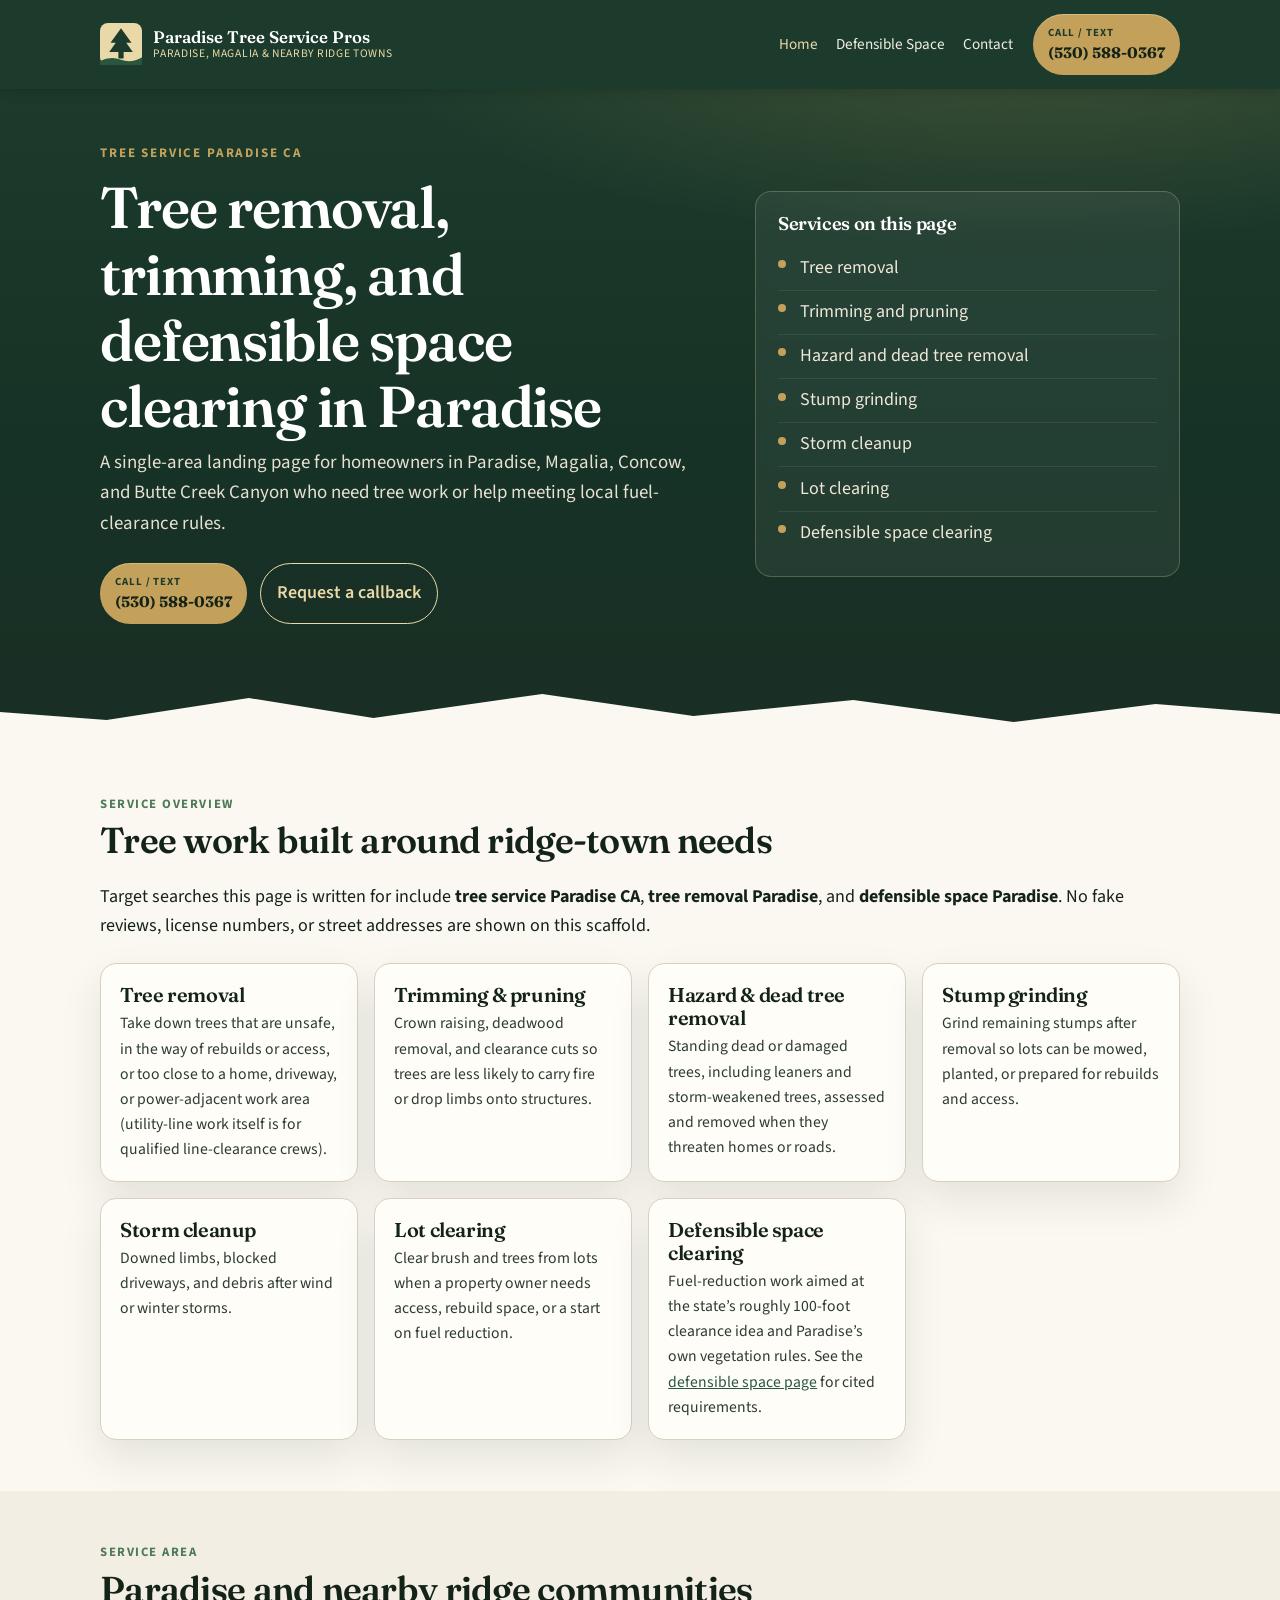
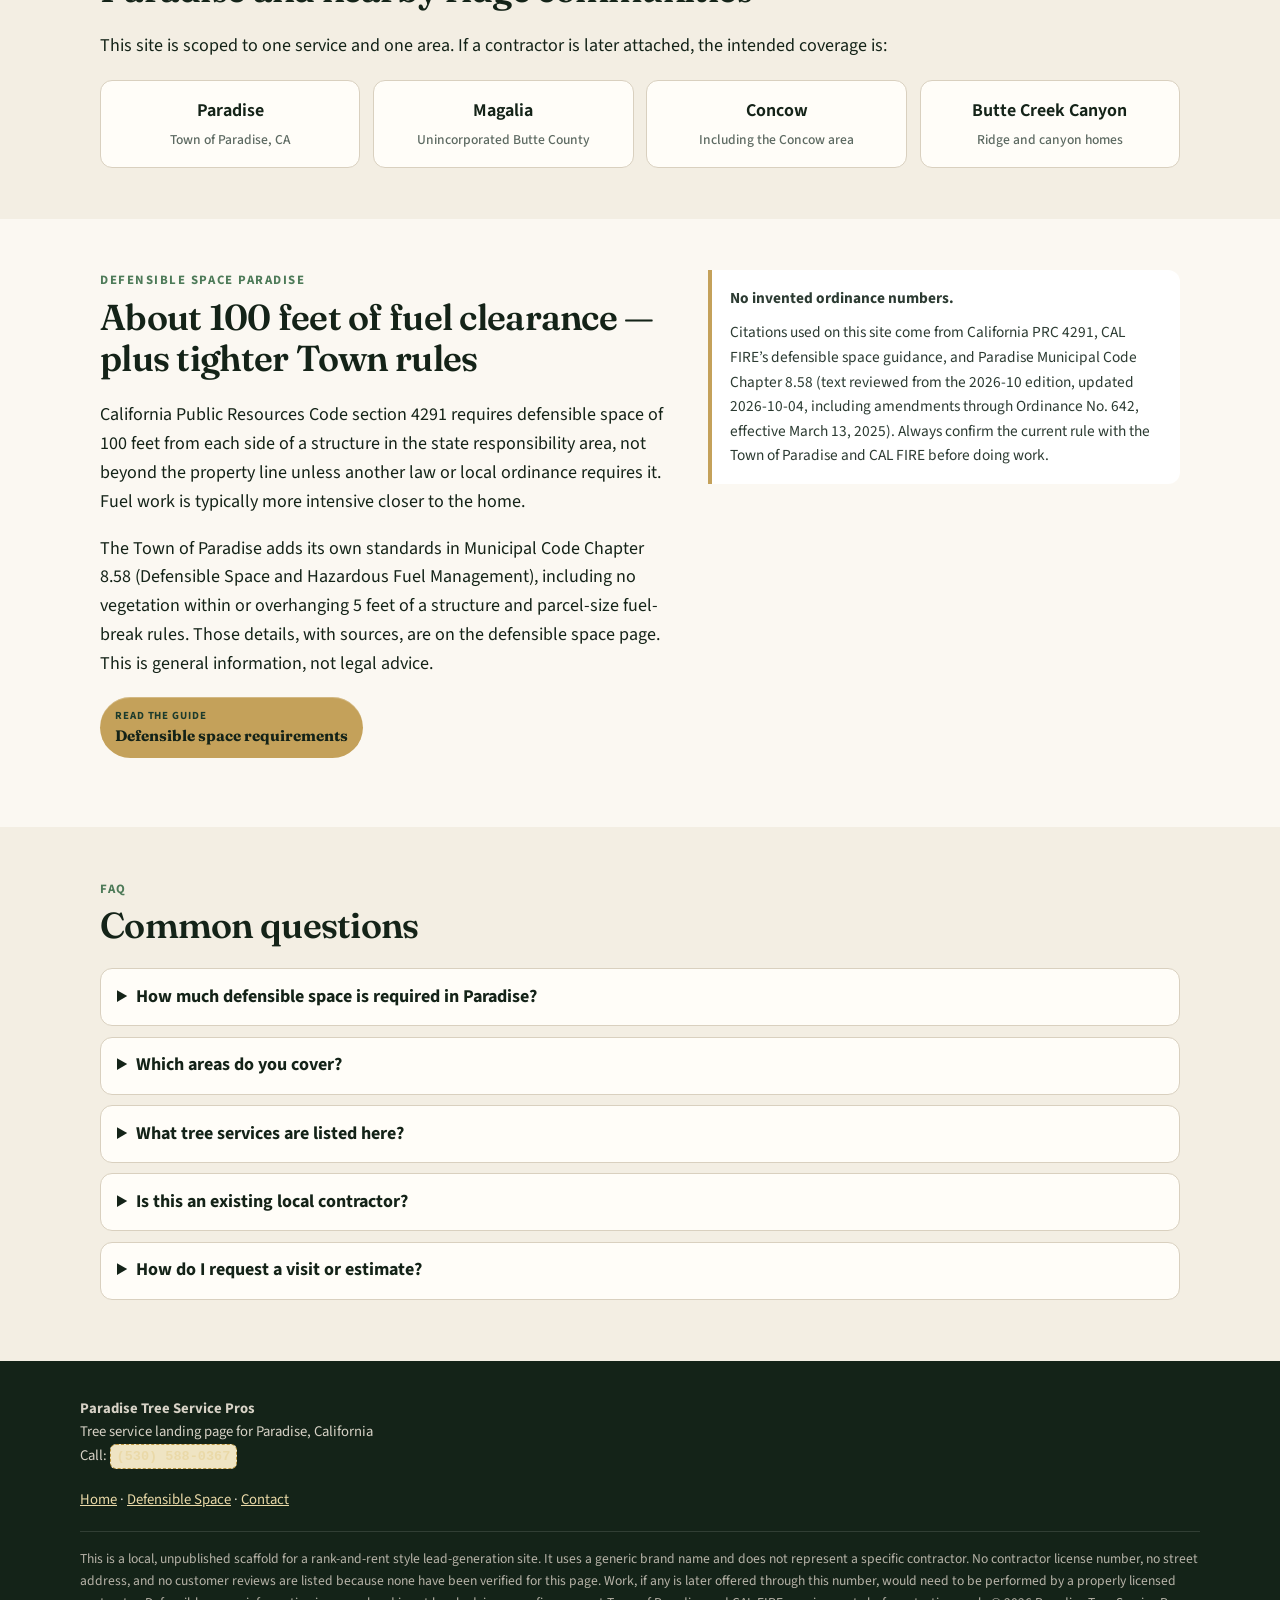
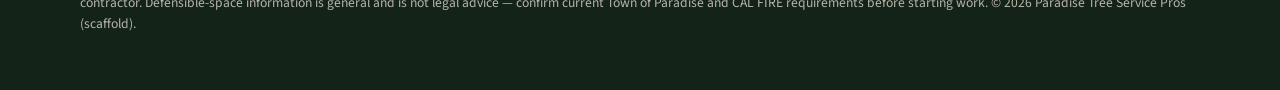
<file: index.html>
<!DOCTYPE html>
<html lang="en">
<head>
<meta charset="utf-8">
<meta name="viewport" content="width=device-width, initial-scale=1">
<title>Tree Service Paradise CA – Tree Removal, Trimming &amp; Defensible Space</title>
<meta name="description" content="Tree service in Paradise, CA — tree removal, trimming, hazard trees, stump grinding, storm cleanup, lot clearing, and defensible space work for Paradise, Magalia, Concow, and Butte Creek Canyon.">
<meta name="robots" content="index, follow">
<link rel="canonical" href="https://paradise-tree-service.com/">
<link rel="preconnect" href="https://fonts.googleapis.com">
<link rel="preconnect" href="https://fonts.gstatic.com" crossorigin>
<link href="https://fonts.googleapis.com/css2?family=Fraunces:opsz,wght@9..144,500;9..144,600;9..144,700&family=Source+Sans+3:wght@400;600;700&display=swap" rel="stylesheet">
<link rel="stylesheet" href="assets/site.css">
<script type="application/ld+json">
{
  "@context": "https://schema.org",
  "@type": "LocalBusiness",
  "name": "Paradise Tree Service Pros",
  "description": "Lead-generation landing site for tree service in Paradise, California, including tree removal, trimming, and defensible space clearing. Scaffold only — no contractor is attached yet.",
  "url": "./index.html",
  "telephone": "+1-530-588-0367",
  "areaServed": [
    {"@type": "City", "name": "Paradise", "addressRegion": "CA", "addressCountry": "US"},
    {"@type": "Place", "name": "Magalia, California"},
    {"@type": "Place", "name": "Concow, California"},
    {"@type": "Place", "name": "Butte Creek Canyon, California"}
  ],
  "address": {
    "@type": "PostalAddress",
    "addressLocality": "Paradise",
    "addressRegion": "CA",
    "addressCountry": "US"
  },
  "serviceType": ["Tree removal","Tree trimming and pruning","Hazard and dead tree removal","Stump grinding","Storm cleanup","Lot clearing","Defensible space clearing"]
}
</script>

<script type="application/ld+json">
{
  "@context": "https://schema.org",
  "@type": "FAQPage",
  "mainEntity": [
    {"@type":"Question","name":"How much defensible space is required in Paradise?","acceptedAnswer":{"@type":"Answer","text":"California PRC 4291 requires about 100 feet of defensible space around structures in the state responsibility area, not beyond the property line unless another law or local ordinance requires it. The Town of Paradise Municipal Code Chapter 8.58 adds local rules, including a 5-foot noncombustible zone and parcel-size fuel-break requirements. Confirm current details with the Town and CAL FIRE."}},
    {"@type":"Question","name":"Which areas do you cover?","acceptedAnswer":{"@type":"Answer","text":"This landing page is built for Paradise, Magalia, Concow, and Butte Creek Canyon, California."}},
    {"@type":"Question","name":"What tree services are listed here?","acceptedAnswer":{"@type":"Answer","text":"Tree removal, trimming and pruning, hazard and dead tree removal, stump grinding, storm cleanup, lot clearing, and defensible space clearing."}},
    {"@type":"Question","name":"Is this an existing local contractor?","acceptedAnswer":{"@type":"Answer","text":"No. Paradise Tree Service Pros is a generic brand on a rank-and-rent style landing page. No contractor is attached to this scaffold yet, and this site does not list a license number or street address for that reason."}},
    {"@type":"Question","name":"How do I request a visit or estimate?","acceptedAnswer":{"@type":"Answer","text":"Use the contact form or the site-wide call button. Call (530) 588-0367. The form on this scaffold does not send mail until hosting mail is configured."}}
  ]
}
</script>

</head>
<body>
<a class="skip" href="#main">Skip to content</a>
<header class="site-header">
  <div class="header-inner">
    <a class="brand" href="index.html">
      <svg class="brand-mark" viewBox="0 0 64 64" aria-hidden="true" focusable="false"><rect width="64" height="64" rx="12" fill="#ead9a8"/><path d="M32 8 L48 30 H40 L50 44 H36 V54 H28 V44 H14 L24 30 H16 Z" fill="#1c3b2c"/><path d="M0 58 Q16 50 32 56 T64 52 V64 H0 Z" fill="#2a5640"/></svg>
      <span class="brand-text">
        <span class="brand-name">Paradise Tree Service Pros</span>
        <span class="brand-tag">Paradise, Magalia &amp; nearby ridge towns</span>
      </span>
    </a>
    <nav class="nav-main" aria-label="Primary">
      <a href="index.html" aria-current="page">Home</a>
      <a href="defensible-space.html">Defensible Space</a>
      <a href="contact.html">Contact</a>
    </nav>
    <a class="call-btn" href="tel:+15305880367"><span><span class="lbl">Call / text</span><span class="num">(530) 588-0367</span></span></a>
  </div>
</header>

<main id="main">
  <section class="hero">
    <div class="hero-inner">
      <div>
        <p class="eyebrow">Tree service Paradise CA</p>
        <h1>Tree removal, trimming, and defensible space clearing in Paradise</h1>
        <p class="lead">A single-area landing page for homeowners in Paradise, Magalia, Concow, and Butte Creek Canyon who need tree work or help meeting local fuel-clearance rules.</p>
        <div class="hero-actions">
          <a class="call-btn" href="tel:+15305880367"><span><span class="lbl">Call / text</span><span class="num">(530) 588-0367</span></span></a>
          <a class="btn-secondary" href="contact.html">Request a callback</a>
        </div>
      </div>
      <aside class="hero-panel">
        <h2>Services on this page</h2>
        <ul>
          <li>Tree removal</li>
          <li>Trimming and pruning</li>
          <li>Hazard and dead tree removal</li>
          <li>Stump grinding</li>
          <li>Storm cleanup</li>
          <li>Lot clearing</li>
          <li>Defensible space clearing</li>
        </ul>
      </aside>
    </div>
    <svg class="ridge" viewBox="0 0 1440 52" preserveAspectRatio="none" aria-hidden="true" focusable="false"><path d="M0,22 L120,30 L280,8 L420,28 L610,4 L780,26 L960,10 L1140,32 L1300,14 L1440,24 L1440,52 L0,52 Z"/></svg>
  </section>
  <section class="wrap" id="services">
    <p class="section-kicker">Service overview</p>
    <h2>Tree work built around ridge-town needs</h2>
    <p>Target searches this page is written for include <strong>tree service Paradise CA</strong>, <strong>tree removal Paradise</strong>, and <strong>defensible space Paradise</strong>. No fake reviews, license numbers, or street addresses are shown on this scaffold.</p>
    <div class="services">
      <article class="card"><h3>Tree removal</h3><p>Take down trees that are unsafe, in the way of rebuilds or access, or too close to a home, driveway, or power-adjacent work area (utility-line work itself is for qualified line-clearance crews).</p></article>
      <article class="card"><h3>Trimming &amp; pruning</h3><p>Crown raising, deadwood removal, and clearance cuts so trees are less likely to carry fire or drop limbs onto structures.</p></article>
      <article class="card"><h3>Hazard &amp; dead tree removal</h3><p>Standing dead or damaged trees, including leaners and storm-weakened trees, assessed and removed when they threaten homes or roads.</p></article>
      <article class="card"><h3>Stump grinding</h3><p>Grind remaining stumps after removal so lots can be mowed, planted, or prepared for rebuilds and access.</p></article>
      <article class="card"><h3>Storm cleanup</h3><p>Downed limbs, blocked driveways, and debris after wind or winter storms.</p></article>
      <article class="card"><h3>Lot clearing</h3><p>Clear brush and trees from lots when a property owner needs access, rebuild space, or a start on fuel reduction.</p></article>
      <article class="card"><h3>Defensible space clearing</h3><p>Fuel-reduction work aimed at the state’s roughly 100-foot clearance idea and Paradise’s own vegetation rules. See the <a href="defensible-space.html">defensible space page</a> for cited requirements.</p></article>
    </div>
  </section>
  <section class="band" id="service-area">
    <div class="wrap">
      <p class="section-kicker">Service area</p>
      <h2>Paradise and nearby ridge communities</h2>
      <p>This site is scoped to one service and one area. If a contractor is later attached, the intended coverage is:</p>
      <div class="area-grid">
        <div class="area-pill">Paradise<span>Town of Paradise, CA</span></div>
        <div class="area-pill">Magalia<span>Unincorporated Butte County</span></div>
        <div class="area-pill">Concow<span>Including the Concow area</span></div>
        <div class="area-pill">Butte Creek Canyon<span>Ridge and canyon homes</span></div>
      </div>
    </div>
  </section>
  <section class="wrap">
    <div class="split">
      <div>
        <p class="section-kicker">Defensible space Paradise</p>
        <h2>About 100 feet of fuel clearance — plus tighter Town rules</h2>
        <p>California Public Resources Code section 4291 requires defensible space of 100 feet from each side of a structure in the state responsibility area, not beyond the property line unless another law or local ordinance requires it. Fuel work is typically more intensive closer to the home.</p>
        <p>The Town of Paradise adds its own standards in Municipal Code Chapter 8.58 (Defensible Space and Hazardous Fuel Management), including no vegetation within or overhanging 5 feet of a structure and parcel-size fuel-break rules. Those details, with sources, are on the defensible space page. This is general information, not legal advice.</p>
        <p><a class="call-btn" href="defensible-space.html"><span><span class="lbl">Read the guide</span><span class="num">Defensible space requirements</span></span></a></p>
      </div>
      <div class="note">
        <strong>No invented ordinance numbers.</strong>
        <p style="margin:.6rem 0 0">Citations used on this site come from California PRC 4291, CAL FIRE’s defensible space guidance, and Paradise Municipal Code Chapter 8.58 (text reviewed from the 2026-10 edition, updated 2026-10-04, including amendments through Ordinance No. 642, effective March 13, 2025). Always confirm the current rule with the Town of Paradise and CAL FIRE before doing work.</p>
      </div>
    </div>
  </section>
  <section class="band" id="faq">
    <div class="wrap">
      <p class="section-kicker">FAQ</p>
      <h2>Common questions</h2>
      <div class="faq">
        <details><summary>How much defensible space is required in Paradise?</summary><p>California Public Resources Code section 4291 requires owners of structures in the state responsibility area to maintain defensible space of 100 feet from each side of the structure, but not beyond the property line unless another law or local ordinance requires it. The Town of Paradise also has its own rules in Municipal Code Chapter 8.58, including a 5-foot noncombustible zone at the structure, fuel-break rules for streets and driveways, and parcel-size rules (entire parcel if 1½ acres or less; at least 50 feet from the property line plus 100 feet from structures if larger). Confirm current details with the Town and CAL FIRE. Sources are listed on the <a href="defensible-space.html">Defensible Space</a> page.</p></details>
        <details><summary>Which areas do you cover?</summary><p>This landing page is built for Paradise, Magalia, Concow, and Butte Creek Canyon, California.</p></details>
        <details><summary>What tree services are listed here?</summary><p>Tree removal, trimming and pruning, hazard and dead tree removal, stump grinding, storm cleanup, lot clearing, and defensible space clearing.</p></details>
        <details><summary>Is this an existing local contractor?</summary><p>No. Paradise Tree Service Pros is a generic brand on a rank-and-rent style landing page. No contractor is attached to this scaffold yet, and this site does not list a license number or street address for that reason. When a contractor is later attached, calls to the tracking number would be routed to that company.</p></details>
        <details><summary>How do I request a visit or estimate?</summary><p>Use the <a href="contact.html">contact form</a> or the site-wide call button at <a class="placeholder-chip" href="tel:+15305880367">(530) 588-0367</a>. The form on this scaffold does not send mail until hosting mail is configured.</p></details>
</div>
    </div>
  </section>
</main>

<footer class="site-footer">
  <div class="footer-inner">
    <div>
      <strong>Paradise Tree Service Pros</strong><br>
      Tree service landing page for Paradise, California<br>
      Call: <a class="placeholder-chip" href="tel:+15305880367">(530) 588-0367</a>
    </div>
    <div>
      <a href="index.html">Home</a> ·
      <a href="defensible-space.html">Defensible Space</a> ·
      <a href="contact.html">Contact</a>
    </div>
    <p class="disclosure">This is a local, unpublished scaffold for a rank-and-rent style lead-generation site. It uses a generic brand name and does not represent a specific contractor. No contractor license number, no street address, and no customer reviews are listed because none have been verified for this page. Work, if any is later offered through this number, would need to be performed by a properly licensed contractor. Defensible-space information is general and is not legal advice — confirm current Town of Paradise and CAL FIRE requirements before starting work. &copy; 2026 Paradise Tree Service Pros (scaffold).</p>
  </div>
</footer>
</body>
</html>
</file>
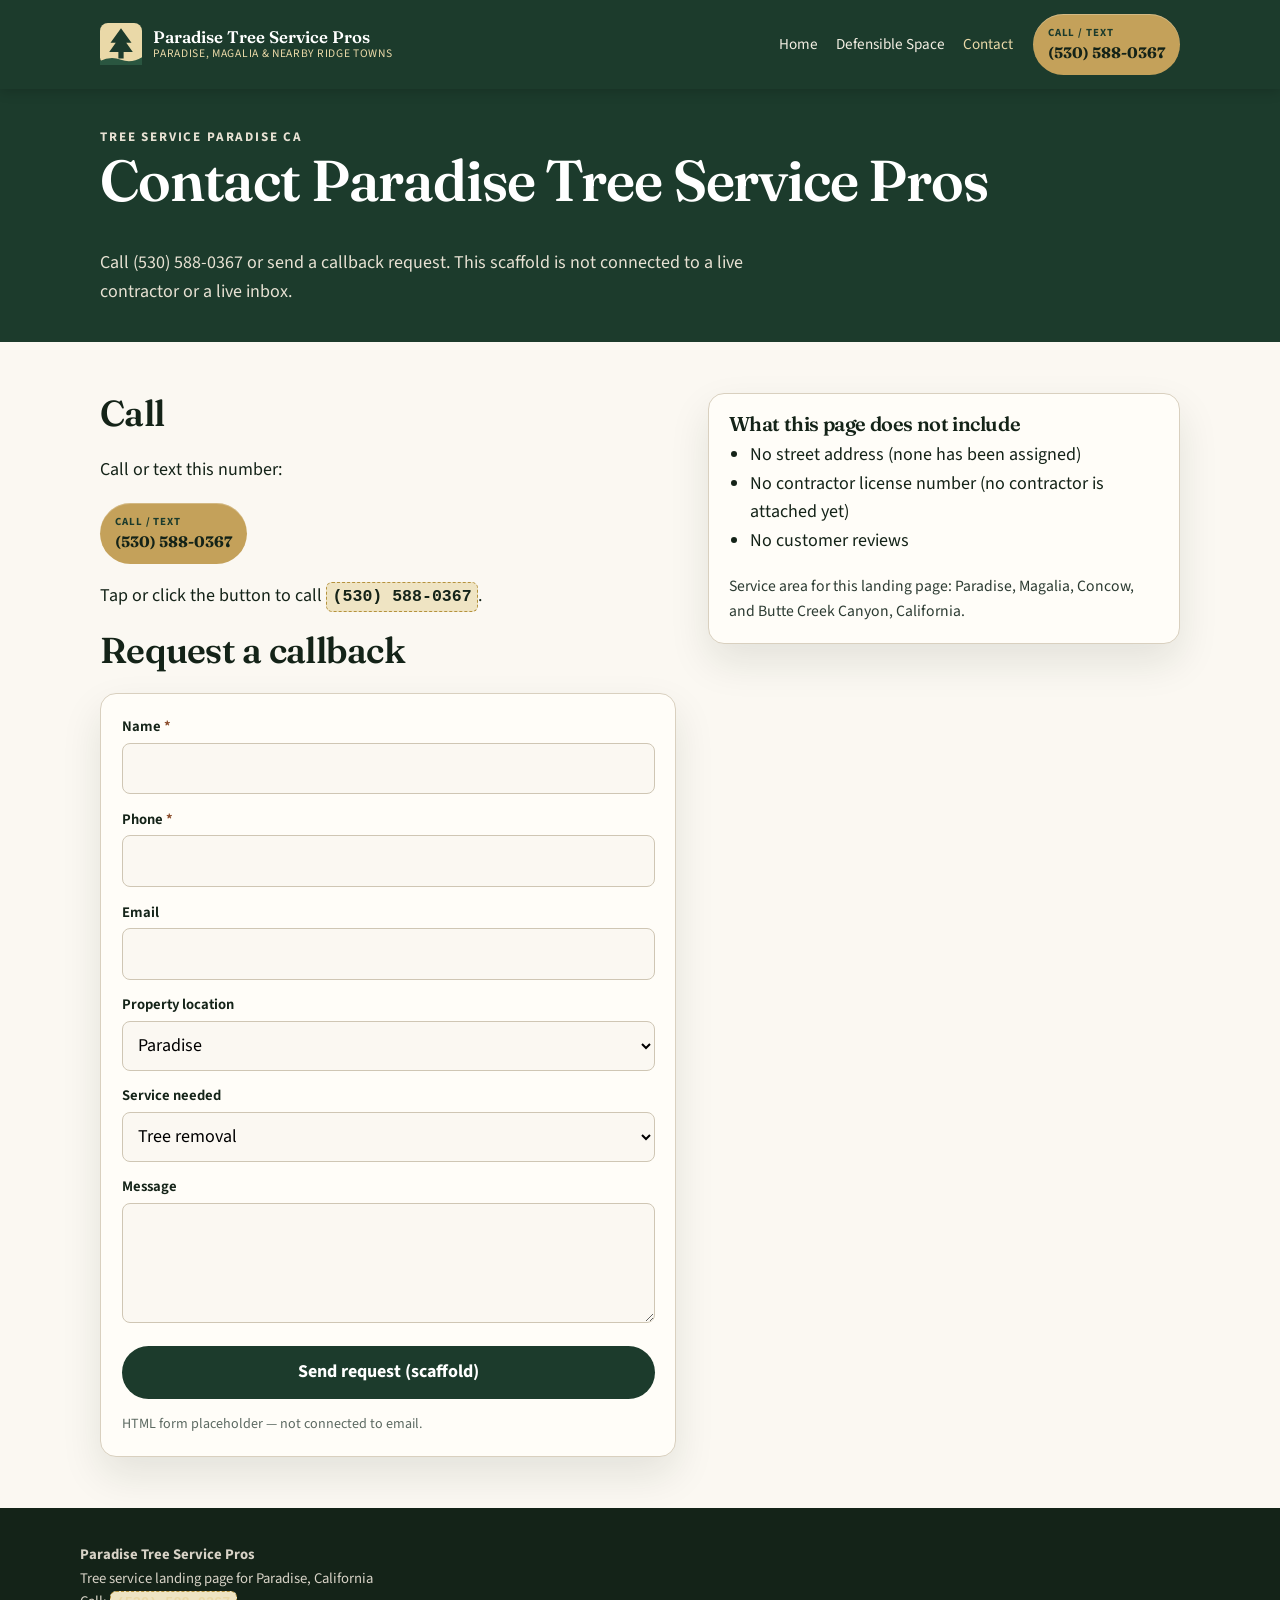
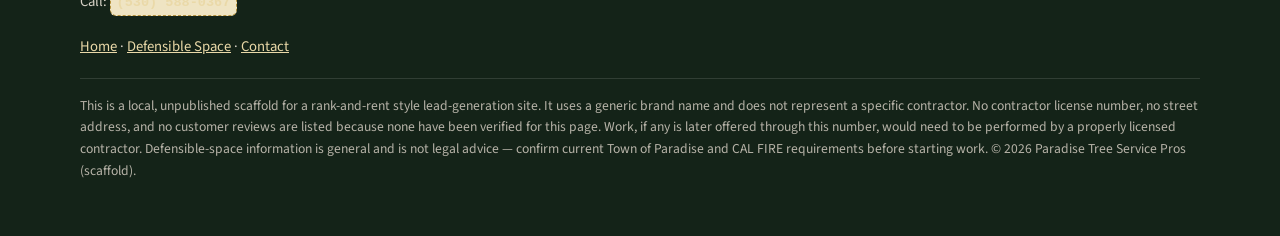
<file: contact.html>
<!DOCTYPE html>
<html lang="en">
<head>
<meta charset="utf-8">
<meta name="viewport" content="width=device-width, initial-scale=1">
<title>Contact Paradise Tree Service Pros – Tree Service Paradise CA</title>
<meta name="description" content="Contact Paradise Tree Service Pros for tree removal and defensible space clearing in Paradise, CA. Call the tracking number placeholder or use the request form.">
<meta name="robots" content="index, follow">
<link rel="canonical" href="https://paradise-tree-service.com/contact.html">
<link rel="preconnect" href="https://fonts.googleapis.com">
<link rel="preconnect" href="https://fonts.gstatic.com" crossorigin>
<link href="https://fonts.googleapis.com/css2?family=Fraunces:opsz,wght@9..144,500;9..144,600;9..144,700&family=Source+Sans+3:wght@400;600;700&display=swap" rel="stylesheet">
<link rel="stylesheet" href="assets/site.css">
<script type="application/ld+json">
{
  "@context": "https://schema.org",
  "@type": "LocalBusiness",
  "name": "Paradise Tree Service Pros",
  "description": "Lead-generation landing site for tree service in Paradise, California, including tree removal, trimming, and defensible space clearing. Scaffold only — no contractor is attached yet.",
  "url": "./index.html",
  "telephone": "+1-530-588-0367",
  "areaServed": [
    {"@type": "City", "name": "Paradise", "addressRegion": "CA", "addressCountry": "US"},
    {"@type": "Place", "name": "Magalia, California"},
    {"@type": "Place", "name": "Concow, California"},
    {"@type": "Place", "name": "Butte Creek Canyon, California"}
  ],
  "address": {
    "@type": "PostalAddress",
    "addressLocality": "Paradise",
    "addressRegion": "CA",
    "addressCountry": "US"
  },
  "serviceType": ["Tree removal","Tree trimming and pruning","Hazard and dead tree removal","Stump grinding","Storm cleanup","Lot clearing","Defensible space clearing"]
}
</script>

</head>
<body>
<a class="skip" href="#main">Skip to content</a>
<header class="site-header">
  <div class="header-inner">
    <a class="brand" href="index.html">
      <svg class="brand-mark" viewBox="0 0 64 64" aria-hidden="true" focusable="false"><rect width="64" height="64" rx="12" fill="#ead9a8"/><path d="M32 8 L48 30 H40 L50 44 H36 V54 H28 V44 H14 L24 30 H16 Z" fill="#1c3b2c"/><path d="M0 58 Q16 50 32 56 T64 52 V64 H0 Z" fill="#2a5640"/></svg>
      <span class="brand-text">
        <span class="brand-name">Paradise Tree Service Pros</span>
        <span class="brand-tag">Paradise, Magalia &amp; nearby ridge towns</span>
      </span>
    </a>
    <nav class="nav-main" aria-label="Primary">
      <a href="index.html">Home</a>
      <a href="defensible-space.html">Defensible Space</a>
      <a href="contact.html" aria-current="page">Contact</a>
    </nav>
    <a class="call-btn" href="tel:+15305880367"><span><span class="lbl">Call / text</span><span class="num">(530) 588-0367</span></span></a>
  </div>
</header>

<main id="main">
  <section class="page-hero">
    <div class="wrap" style="padding-top:0;padding-bottom:0">
      <p class="eyebrow">Tree service Paradise CA</p>
      <h1>Contact Paradise Tree Service Pros</h1>
      <p>Call (530) 588-0367 or send a callback request. This scaffold is not connected to a live contractor or a live inbox.</p>
    </div>
  </section>
  <div class="wrap">
    <div class="split">
      <div>
        <h2>Call</h2>
        <p>Call or text this number:</p>
        <p><a class="call-btn" href="tel:+15305880367"><span><span class="lbl">Call / text</span><span class="num">(530) 588-0367</span></span></a></p>
        <p>Tap or click the button to call <a class="placeholder-chip" href="tel:+15305880367">(530) 588-0367</a>.</p>
        <h2>Request a callback</h2>
        <form class="form" action="#contact-form-placeholder" method="post" onsubmit="this.querySelector('.form-note').textContent='Scaffold only: this form is not connected to email and was not sent.'; return false;">
          <div><label for="name">Name <span class="req">*</span></label><input id="name" name="name" required></div>
          <div><label for="phone">Phone <span class="req">*</span></label><input id="phone" name="phone" type="tel" required></div>
          <div><label for="email">Email</label><input id="email" name="email" type="email"></div>
          <div>
            <label for="city">Property location</label>
            <select id="city" name="city">
              <option>Paradise</option><option>Magalia</option><option>Concow</option><option>Butte Creek Canyon</option><option>Other / not sure</option>
            </select>
          </div>
          <div>
            <label for="service">Service needed</label>
            <select id="service" name="service">
              <option>Tree removal</option><option>Trimming / pruning</option><option>Hazard / dead tree removal</option><option>Stump grinding</option><option>Storm cleanup</option><option>Lot clearing</option><option>Defensible space clearing</option><option>Not sure</option>
            </select>
          </div>
          <div><label for="message">Message</label><textarea id="message" name="message"></textarea></div>
          <button type="submit">Send request (scaffold)</button>
          <p class="form-note">HTML form placeholder — not connected to email.</p>
        </form>
      </div>
      <aside class="card">
        <h3>What this page does not include</h3>
        <ul>
          <li>No street address (none has been assigned)</li>
          <li>No contractor license number (no contractor is attached yet)</li>
          <li>No customer reviews</li>
        </ul>
        <p>Service area for this landing page: Paradise, Magalia, Concow, and Butte Creek Canyon, California.</p>
      </aside>
    </div>
  </div>
</main>

<footer class="site-footer">
  <div class="footer-inner">
    <div>
      <strong>Paradise Tree Service Pros</strong><br>
      Tree service landing page for Paradise, California<br>
      Call: <a class="placeholder-chip" href="tel:+15305880367">(530) 588-0367</a>
    </div>
    <div>
      <a href="index.html">Home</a> ·
      <a href="defensible-space.html">Defensible Space</a> ·
      <a href="contact.html">Contact</a>
    </div>
    <p class="disclosure">This is a local, unpublished scaffold for a rank-and-rent style lead-generation site. It uses a generic brand name and does not represent a specific contractor. No contractor license number, no street address, and no customer reviews are listed because none have been verified for this page. Work, if any is later offered through this number, would need to be performed by a properly licensed contractor. Defensible-space information is general and is not legal advice — confirm current Town of Paradise and CAL FIRE requirements before starting work. &copy; 2026 Paradise Tree Service Pros (scaffold).</p>
  </div>
</footer>
</body>
</html>
</file>
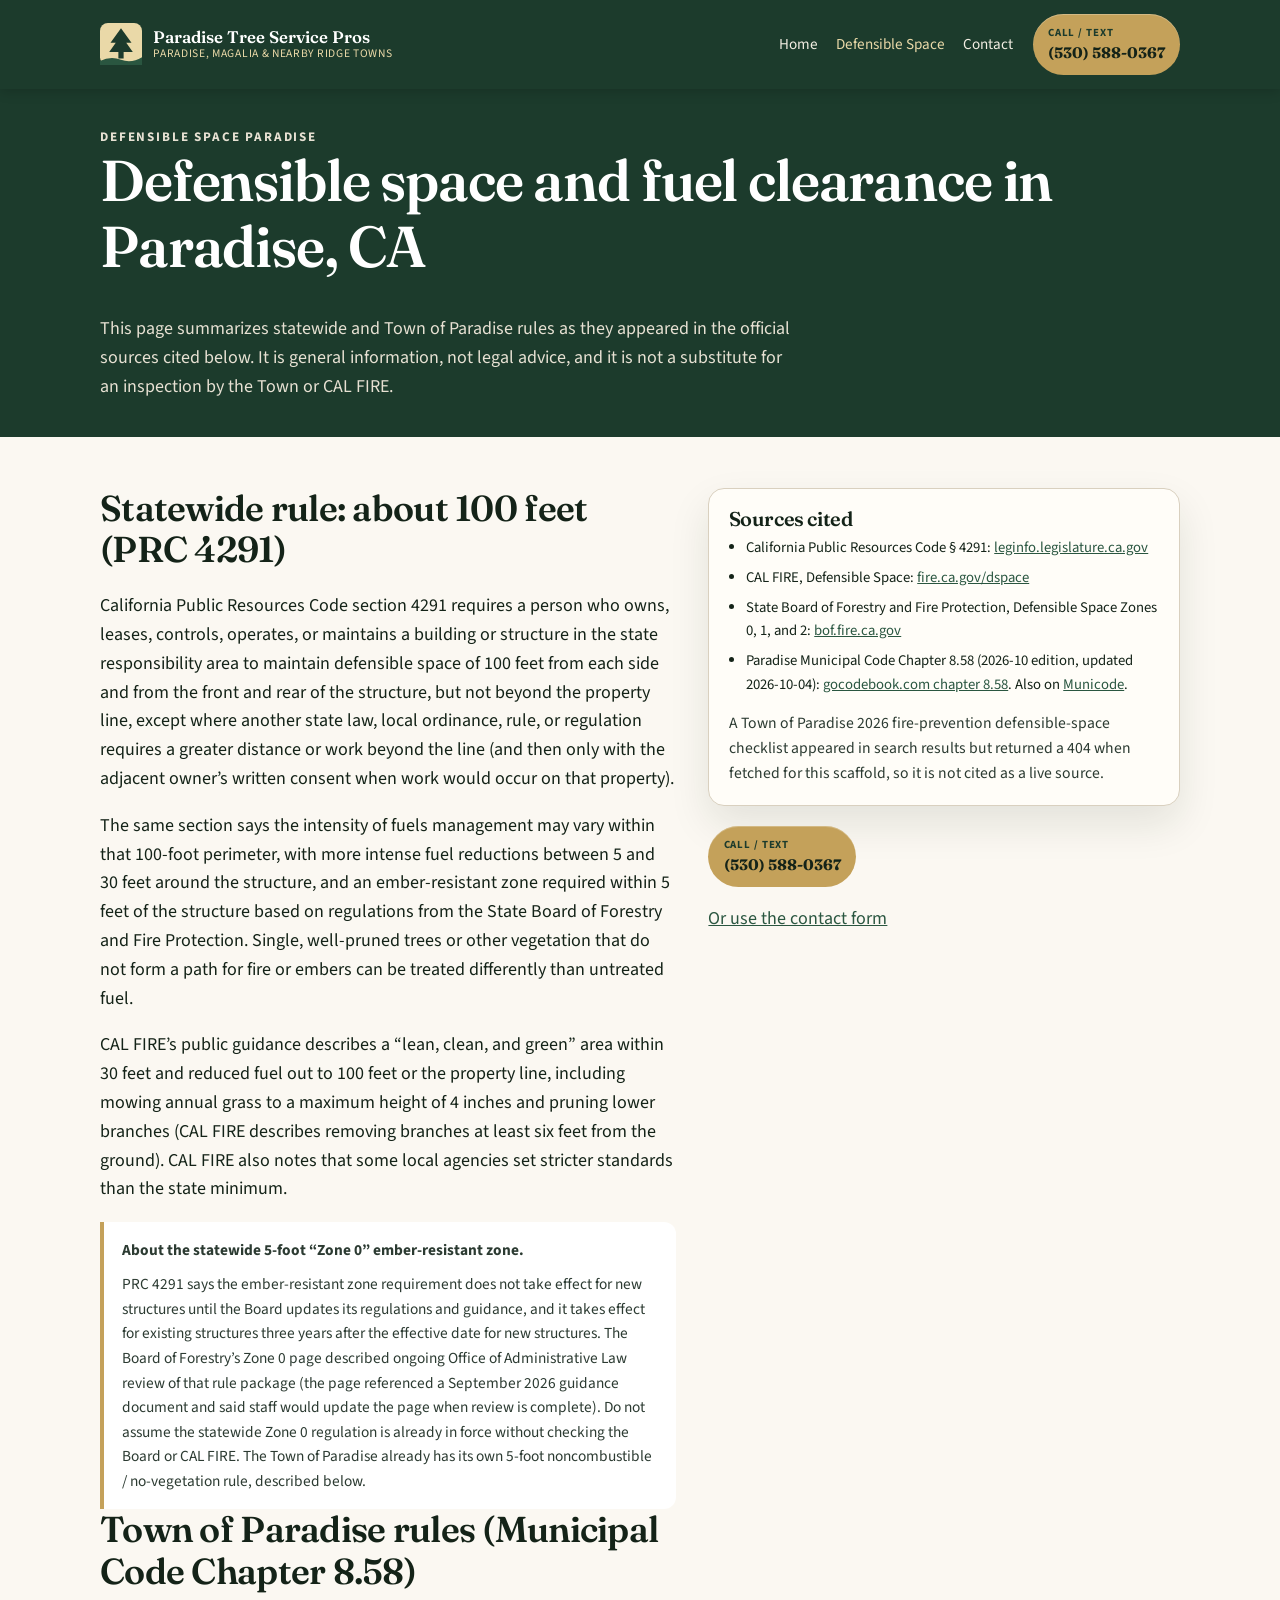
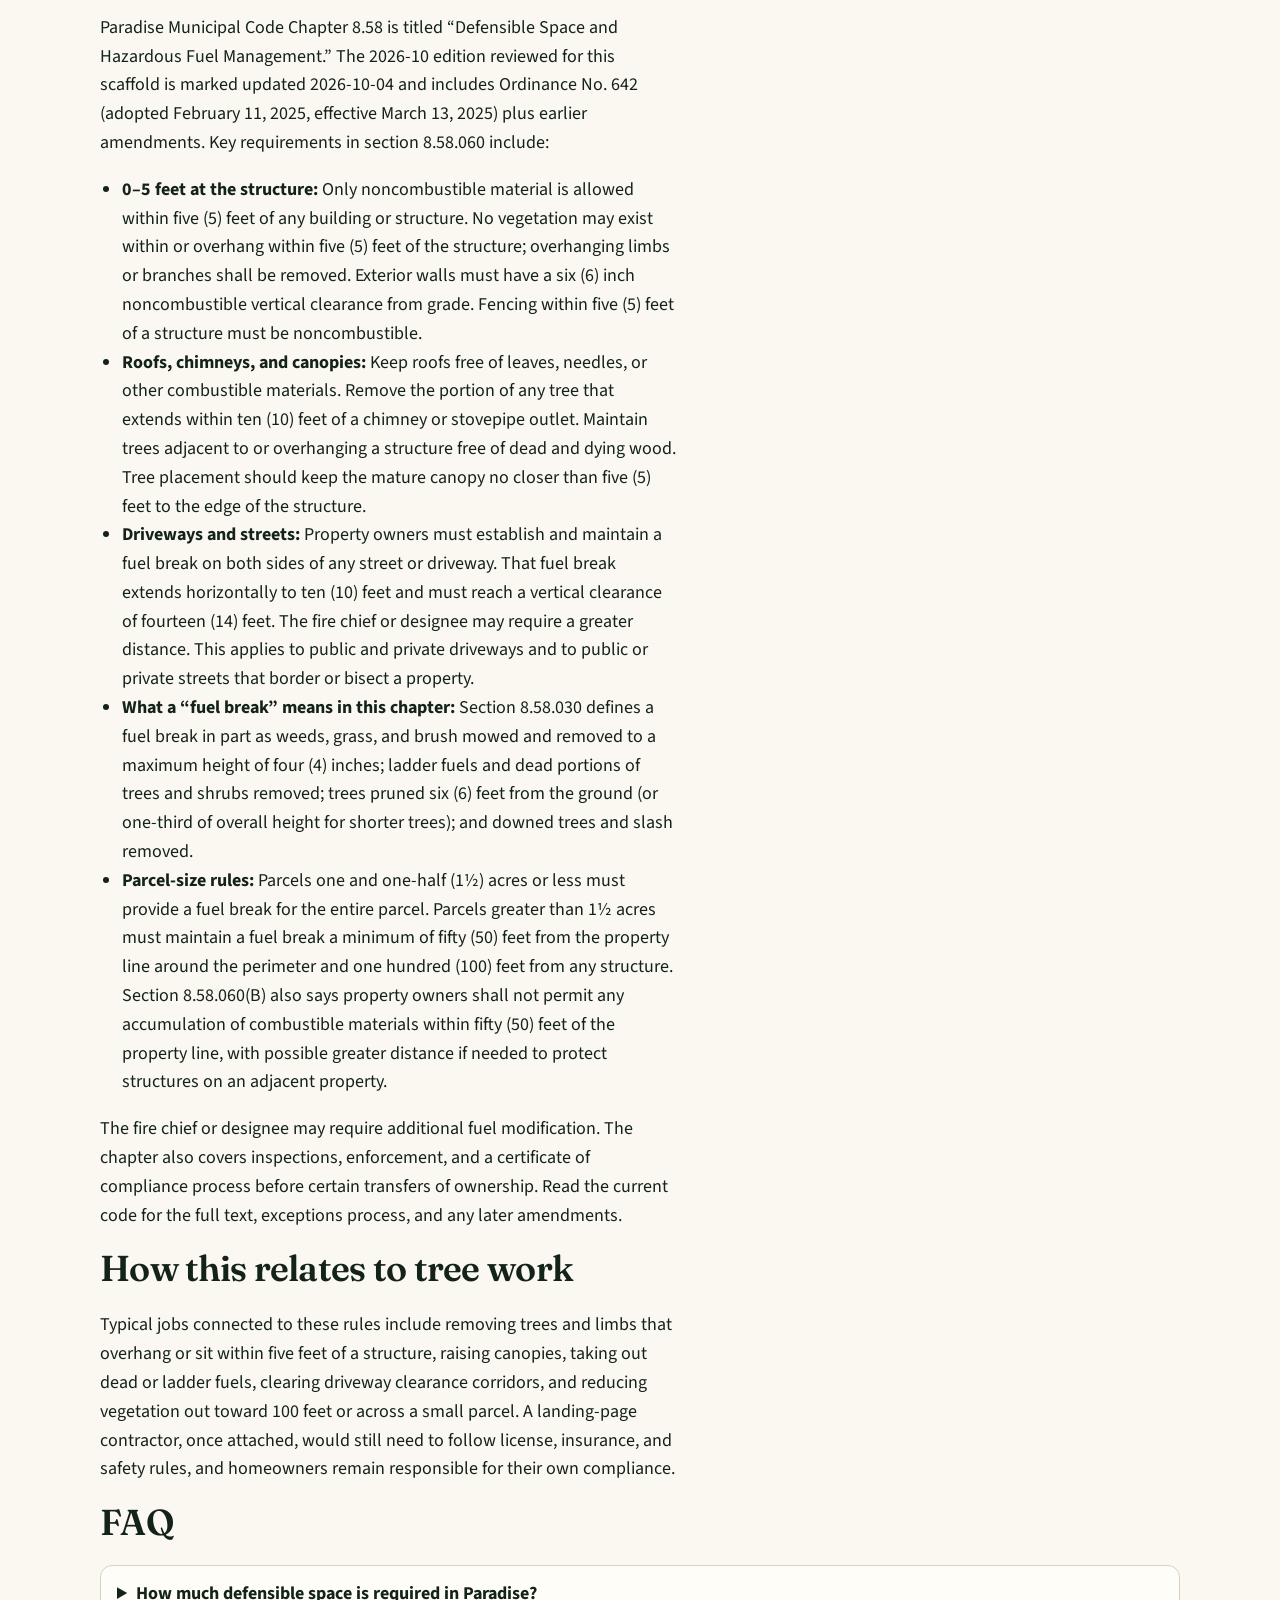
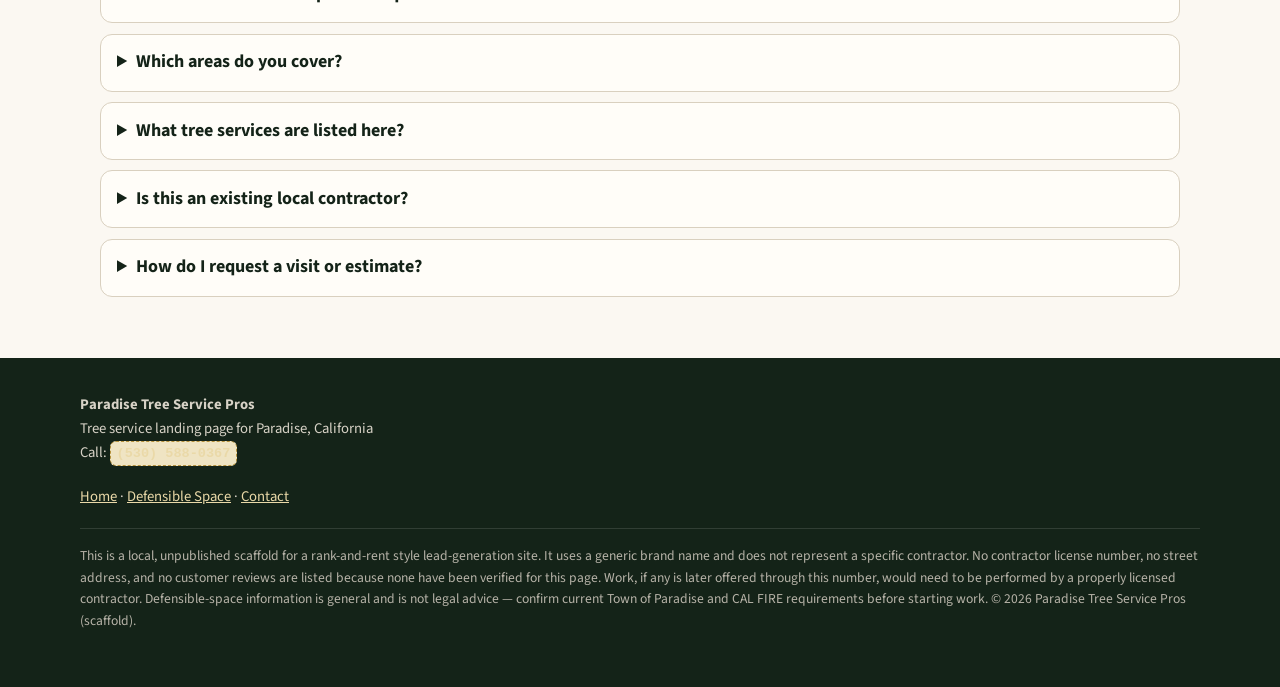
<file: defensible-space.html>
<!DOCTYPE html>
<html lang="en">
<head>
<meta charset="utf-8">
<meta name="viewport" content="width=device-width, initial-scale=1">
<title>Defensible Space Paradise – 100-Foot Fuel Clearance Guide | Paradise Tree Service Pros</title>
<meta name="description" content="Defensible space in Paradise, CA: California PRC 4291 requires about 100 feet of fuel clearance around structures (not beyond the property line unless a local rule says otherwise). The Town of Paradise has additional rules in Municipal Code Chapter 8.58.">
<meta name="robots" content="index, follow">
<link rel="canonical" href="https://paradise-tree-service.com/defensible-space.html">
<link rel="preconnect" href="https://fonts.googleapis.com">
<link rel="preconnect" href="https://fonts.gstatic.com" crossorigin>
<link href="https://fonts.googleapis.com/css2?family=Fraunces:opsz,wght@9..144,500;9..144,600;9..144,700&family=Source+Sans+3:wght@400;600;700&display=swap" rel="stylesheet">
<link rel="stylesheet" href="assets/site.css">
<script type="application/ld+json">
{
  "@context": "https://schema.org",
  "@type": "LocalBusiness",
  "name": "Paradise Tree Service Pros",
  "description": "Lead-generation landing site for tree service in Paradise, California, including tree removal, trimming, and defensible space clearing. Scaffold only — no contractor is attached yet.",
  "url": "./index.html",
  "telephone": "+1-530-588-0367",
  "areaServed": [
    {"@type": "City", "name": "Paradise", "addressRegion": "CA", "addressCountry": "US"},
    {"@type": "Place", "name": "Magalia, California"},
    {"@type": "Place", "name": "Concow, California"},
    {"@type": "Place", "name": "Butte Creek Canyon, California"}
  ],
  "address": {
    "@type": "PostalAddress",
    "addressLocality": "Paradise",
    "addressRegion": "CA",
    "addressCountry": "US"
  },
  "serviceType": ["Tree removal","Tree trimming and pruning","Hazard and dead tree removal","Stump grinding","Storm cleanup","Lot clearing","Defensible space clearing"]
}
</script>

<script type="application/ld+json">
{
  "@context": "https://schema.org",
  "@type": "FAQPage",
  "mainEntity": [
    {"@type":"Question","name":"How much defensible space is required in Paradise?","acceptedAnswer":{"@type":"Answer","text":"California PRC 4291 requires about 100 feet of defensible space around structures in the state responsibility area, not beyond the property line unless another law or local ordinance requires it. The Town of Paradise Municipal Code Chapter 8.58 adds local rules, including a 5-foot noncombustible zone and parcel-size fuel-break requirements. Confirm current details with the Town and CAL FIRE."}},
    {"@type":"Question","name":"Which areas do you cover?","acceptedAnswer":{"@type":"Answer","text":"This landing page is built for Paradise, Magalia, Concow, and Butte Creek Canyon, California."}},
    {"@type":"Question","name":"What tree services are listed here?","acceptedAnswer":{"@type":"Answer","text":"Tree removal, trimming and pruning, hazard and dead tree removal, stump grinding, storm cleanup, lot clearing, and defensible space clearing."}},
    {"@type":"Question","name":"Is this an existing local contractor?","acceptedAnswer":{"@type":"Answer","text":"No. Paradise Tree Service Pros is a generic brand on a rank-and-rent style landing page. No contractor is attached to this scaffold yet, and this site does not list a license number or street address for that reason."}},
    {"@type":"Question","name":"How do I request a visit or estimate?","acceptedAnswer":{"@type":"Answer","text":"Use the contact form or the site-wide call button. Call (530) 588-0367. The form on this scaffold does not send mail until hosting mail is configured."}}
  ]
}
</script>

</head>
<body>
<a class="skip" href="#main">Skip to content</a>
<header class="site-header">
  <div class="header-inner">
    <a class="brand" href="index.html">
      <svg class="brand-mark" viewBox="0 0 64 64" aria-hidden="true" focusable="false"><rect width="64" height="64" rx="12" fill="#ead9a8"/><path d="M32 8 L48 30 H40 L50 44 H36 V54 H28 V44 H14 L24 30 H16 Z" fill="#1c3b2c"/><path d="M0 58 Q16 50 32 56 T64 52 V64 H0 Z" fill="#2a5640"/></svg>
      <span class="brand-text">
        <span class="brand-name">Paradise Tree Service Pros</span>
        <span class="brand-tag">Paradise, Magalia &amp; nearby ridge towns</span>
      </span>
    </a>
    <nav class="nav-main" aria-label="Primary">
      <a href="index.html">Home</a>
      <a href="defensible-space.html" aria-current="page">Defensible Space</a>
      <a href="contact.html">Contact</a>
    </nav>
    <a class="call-btn" href="tel:+15305880367"><span><span class="lbl">Call / text</span><span class="num">(530) 588-0367</span></span></a>
  </div>
</header>

<main id="main">
  <section class="page-hero">
    <div class="wrap" style="padding-top:0;padding-bottom:0">
      <p class="eyebrow">Defensible space Paradise</p>
      <h1>Defensible space and fuel clearance in Paradise, CA</h1>
      <p>This page summarizes statewide and Town of Paradise rules as they appeared in the official sources cited below. It is general information, not legal advice, and it is not a substitute for an inspection by the Town or CAL FIRE.</p>
    </div>
  </section>
  <div class="wrap">
    <div class="split">
      <article>
        <h2>Statewide rule: about 100 feet (PRC 4291)</h2>
        <p>California Public Resources Code section 4291 requires a person who owns, leases, controls, operates, or maintains a building or structure in the state responsibility area to maintain defensible space of 100 feet from each side and from the front and rear of the structure, but not beyond the property line, except where another state law, local ordinance, rule, or regulation requires a greater distance or work beyond the line (and then only with the adjacent owner’s written consent when work would occur on that property).</p>
        <p>The same section says the intensity of fuels management may vary within that 100-foot perimeter, with more intense fuel reductions between 5 and 30 feet around the structure, and an ember-resistant zone required within 5 feet of the structure based on regulations from the State Board of Forestry and Fire Protection. Single, well-pruned trees or other vegetation that do not form a path for fire or embers can be treated differently than untreated fuel.</p>
        <p>CAL FIRE’s public guidance describes a “lean, clean, and green” area within 30 feet and reduced fuel out to 100 feet or the property line, including mowing annual grass to a maximum height of 4 inches and pruning lower branches (CAL FIRE describes removing branches at least six feet from the ground). CAL FIRE also notes that some local agencies set stricter standards than the state minimum.</p>
        <div class="note">
          <strong>About the statewide 5-foot “Zone 0” ember-resistant zone.</strong>
          <p style="margin:.6rem 0 0">PRC 4291 says the ember-resistant zone requirement does not take effect for new structures until the Board updates its regulations and guidance, and it takes effect for existing structures three years after the effective date for new structures. The Board of Forestry’s Zone 0 page described ongoing Office of Administrative Law review of that rule package (the page referenced a September 2026 guidance document and said staff would update the page when review is complete). Do not assume the statewide Zone 0 regulation is already in force without checking the Board or CAL FIRE. The Town of Paradise already has its own 5-foot noncombustible / no-vegetation rule, described below.</p>
        </div>
        <h2>Town of Paradise rules (Municipal Code Chapter 8.58)</h2>
        <p>Paradise Municipal Code Chapter 8.58 is titled “Defensible Space and Hazardous Fuel Management.” The 2026-10 edition reviewed for this scaffold is marked updated 2026-10-04 and includes Ordinance No. 642 (adopted February 11, 2025, effective March 13, 2025) plus earlier amendments. Key requirements in section 8.58.060 include:</p>
        <ul>
          <li><strong>0–5 feet at the structure:</strong> Only noncombustible material is allowed within five (5) feet of any building or structure. No vegetation may exist within or overhang within five (5) feet of the structure; overhanging limbs or branches shall be removed. Exterior walls must have a six (6) inch noncombustible vertical clearance from grade. Fencing within five (5) feet of a structure must be noncombustible.</li>
          <li><strong>Roofs, chimneys, and canopies:</strong> Keep roofs free of leaves, needles, or other combustible materials. Remove the portion of any tree that extends within ten (10) feet of a chimney or stovepipe outlet. Maintain trees adjacent to or overhanging a structure free of dead and dying wood. Tree placement should keep the mature canopy no closer than five (5) feet to the edge of the structure.</li>
          <li><strong>Driveways and streets:</strong> Property owners must establish and maintain a fuel break on both sides of any street or driveway. That fuel break extends horizontally to ten (10) feet and must reach a vertical clearance of fourteen (14) feet. The fire chief or designee may require a greater distance. This applies to public and private driveways and to public or private streets that border or bisect a property.</li>
          <li><strong>What a “fuel break” means in this chapter:</strong> Section 8.58.030 defines a fuel break in part as weeds, grass, and brush mowed and removed to a maximum height of four (4) inches; ladder fuels and dead portions of trees and shrubs removed; trees pruned six (6) feet from the ground (or one-third of overall height for shorter trees); and downed trees and slash removed.</li>
          <li><strong>Parcel-size rules:</strong> Parcels one and one-half (1½) acres or less must provide a fuel break for the entire parcel. Parcels greater than 1½ acres must maintain a fuel break a minimum of fifty (50) feet from the property line around the perimeter and one hundred (100) feet from any structure. Section 8.58.060(B) also says property owners shall not permit any accumulation of combustible materials within fifty (50) feet of the property line, with possible greater distance if needed to protect structures on an adjacent property.</li>
        </ul>
        <p>The fire chief or designee may require additional fuel modification. The chapter also covers inspections, enforcement, and a certificate of compliance process before certain transfers of ownership. Read the current code for the full text, exceptions process, and any later amendments.</p>
        <h2>How this relates to tree work</h2>
        <p>Typical jobs connected to these rules include removing trees and limbs that overhang or sit within five feet of a structure, raising canopies, taking out dead or ladder fuels, clearing driveway clearance corridors, and reducing vegetation out toward 100 feet or across a small parcel. A landing-page contractor, once attached, would still need to follow license, insurance, and safety rules, and homeowners remain responsible for their own compliance.</p>
      </article>
      <aside>
        <div class="card sources">
          <h3>Sources cited</h3>
          <ul>
            <li>California Public Resources Code § 4291: <a href="https://leginfo.legislature.ca.gov/faces/codes_displaySection.xhtml?lawCode=PRC&amp;sectionNum=4291" rel="noopener noreferrer" target="_blank">leginfo.legislature.ca.gov</a></li>
            <li>CAL FIRE, Defensible Space: <a href="https://www.fire.ca.gov/dspace" rel="noopener noreferrer" target="_blank">fire.ca.gov/dspace</a></li>
            <li>State Board of Forestry and Fire Protection, Defensible Space Zones 0, 1, and 2: <a href="https://bof.fire.ca.gov/projects-and-programs/defensible-space-zones-0-1-and-2/" rel="noopener noreferrer" target="_blank">bof.fire.ca.gov</a></li>
            <li>Paradise Municipal Code Chapter 8.58 (2026-10 edition, updated 2026-10-04): <a href="https://gocodebook.com/library/us/ca/paradise/title-8-health-and-safety/chapter-8.58-defensible-space-and-hazardous-fuel-management" rel="noopener noreferrer" target="_blank">gocodebook.com chapter 8.58</a>. Also on <a href="https://library.municode.com/ca/paradise" rel="noopener noreferrer" target="_blank">Municode</a>.</li>
          </ul>
          <p>A Town of Paradise 2026 fire-prevention defensible-space checklist appeared in search results but returned a 404 when fetched for this scaffold, so it is not cited as a live source.</p>
        </div>
        <p style="margin-top:1.2rem"><a class="call-btn" href="tel:+15305880367"><span><span class="lbl">Call / text</span><span class="num">(530) 588-0367</span></span></a></p>
        <p><a href="contact.html">Or use the contact form</a></p>
      </aside>
    </div>
    <h2 id="faq">FAQ</h2>
    <div class="faq">
        <details><summary>How much defensible space is required in Paradise?</summary><p>California Public Resources Code section 4291 requires owners of structures in the state responsibility area to maintain defensible space of 100 feet from each side of the structure, but not beyond the property line unless another law or local ordinance requires it. The Town of Paradise also has its own rules in Municipal Code Chapter 8.58, including a 5-foot noncombustible zone at the structure, fuel-break rules for streets and driveways, and parcel-size rules (entire parcel if 1½ acres or less; at least 50 feet from the property line plus 100 feet from structures if larger). Confirm current details with the Town and CAL FIRE. Sources are listed on the <a href="defensible-space.html">Defensible Space</a> page.</p></details>
        <details><summary>Which areas do you cover?</summary><p>This landing page is built for Paradise, Magalia, Concow, and Butte Creek Canyon, California.</p></details>
        <details><summary>What tree services are listed here?</summary><p>Tree removal, trimming and pruning, hazard and dead tree removal, stump grinding, storm cleanup, lot clearing, and defensible space clearing.</p></details>
        <details><summary>Is this an existing local contractor?</summary><p>No. Paradise Tree Service Pros is a generic brand on a rank-and-rent style landing page. No contractor is attached to this scaffold yet, and this site does not list a license number or street address for that reason. When a contractor is later attached, calls to the tracking number would be routed to that company.</p></details>
        <details><summary>How do I request a visit or estimate?</summary><p>Use the <a href="contact.html">contact form</a> or the site-wide call button at <a class="placeholder-chip" href="tel:+15305880367">(530) 588-0367</a>. The form on this scaffold does not send mail until hosting mail is configured.</p></details>
</div>
  </div>
</main>

<footer class="site-footer">
  <div class="footer-inner">
    <div>
      <strong>Paradise Tree Service Pros</strong><br>
      Tree service landing page for Paradise, California<br>
      Call: <a class="placeholder-chip" href="tel:+15305880367">(530) 588-0367</a>
    </div>
    <div>
      <a href="index.html">Home</a> ·
      <a href="defensible-space.html">Defensible Space</a> ·
      <a href="contact.html">Contact</a>
    </div>
    <p class="disclosure">This is a local, unpublished scaffold for a rank-and-rent style lead-generation site. It uses a generic brand name and does not represent a specific contractor. No contractor license number, no street address, and no customer reviews are listed because none have been verified for this page. Work, if any is later offered through this number, would need to be performed by a properly licensed contractor. Defensible-space information is general and is not legal advice — confirm current Town of Paradise and CAL FIRE requirements before starting work. &copy; 2026 Paradise Tree Service Pros (scaffold).</p>
  </div>
</footer>
</body>
</html>
</file>
<file: assets/site.css>
/* Paradise Tree Service Pros — shared stylesheet (theme + static preview)
   Scaffold only. Not published. */

:root {
  --ink: #142318;
  --ink-soft: #2c3b32;
  --forest: #1c3b2c;
  --forest-2: #2a5640;
  --moss: #4d7a58;
  --gold: #c4a15a;
  --gold-2: #ead9a8;
  --cream: #f3eee3;
  --paper: #fbf8f2;
  --white: #fffdf8;
  --line: #d9d0bf;
  --muted: #5d6a62;
  --banner: #3b2a16;
  --danger-soft: #8a4b2a;
  --shadow: 0 18px 40px rgba(20, 35, 24, 0.10);
  --radius: 16px;
  --max: 1120px;
  --font-sans: "Source Sans 3", "Segoe UI", Helvetica, Arial, sans-serif;
  --font-serif: "Fraunces", Georgia, "Times New Roman", serif;
}

* { box-sizing: border-box; }
html { scroll-behavior: smooth; }
body {
  margin: 0;
  color: var(--ink);
  background: var(--paper);
  font-family: var(--font-sans);
  font-size: 18px;
  line-height: 1.6;
}
img { max-width: 100%; display: block; }
a { color: var(--forest-2); }
a:hover { color: var(--moss); }
h1, h2, h3, h4 {
  font-family: var(--font-serif);
  font-weight: 600;
  line-height: 1.15;
  letter-spacing: -0.02em;
  color: var(--ink);
  margin: 0 0 0.6em;
}
h1 { font-size: clamp(2.1rem, 4.5vw, 3.6rem); }
h2 { font-size: clamp(1.6rem, 3vw, 2.25rem); }
h3 { font-size: 1.25rem; }
p { margin: 0 0 1em; }
ul { margin: 0 0 1em; padding-left: 1.2em; }

.skip {
  position: absolute; left: -999px; top: 0;
}
.skip:focus {
  left: 12px; top: 12px; z-index: 100;
  background: #fff; padding: 8px 12px;
}

/* Scaffold banner */
.scaffold-banner {
  background: var(--banner);
  color: var(--gold-2);
  font-size: 0.86rem;
  letter-spacing: 0.02em;
  text-align: center;
  padding: 0.55rem 1rem;
}
.scaffold-banner strong { color: #fff; }

/* Header */
.site-header {
  background: var(--forest);
  color: var(--cream);
  position: sticky; top: 0; z-index: 40;
  box-shadow: 0 2px 12px rgba(0,0,0,.18);
}
.header-inner {
  max-width: var(--max);
  margin: 0 auto;
  padding: 0.85rem 1.25rem;
  display: flex;
  align-items: center;
  gap: 1.25rem;
}
.brand {
  display: flex; align-items: center; gap: 0.7rem;
  text-decoration: none; color: inherit;
  min-width: 0;
}
.brand-mark { width: 42px; height: 42px; flex: 0 0 42px; }
.brand-text { display: flex; flex-direction: column; line-height: 1.15; }
.brand-name { font-family: var(--font-serif); font-size: 1.05rem; font-weight: 600; color: #fff; }
.brand-tag { font-size: 0.72rem; color: var(--gold-2); letter-spacing: 0.06em; text-transform: uppercase; }
.nav-main { margin-left: auto; display: flex; gap: 1.1rem; align-items: center; flex-wrap: wrap; }
.nav-main a { color: var(--cream); text-decoration: none; font-size: 0.95rem; }
.nav-main a:hover, .nav-main a[aria-current="page"] { color: var(--gold-2); }

.call-btn {
  display: inline-flex; align-items: center; justify-content: center; gap: 0.4rem;
  background: var(--gold); color: var(--ink) !important;
  font-weight: 700; text-decoration: none;
  padding: 0.62rem 0.95rem; border-radius: 999px;
  box-shadow: 0 1px 0 rgba(255,255,255,.25) inset;
  white-space: nowrap;
  font-size: 0.92rem;
}
.call-btn:hover { background: var(--gold-2); color: var(--ink) !important; }
.call-btn .lbl { font-size: 0.68rem; font-weight: 700; letter-spacing: 0.08em; text-transform: uppercase; display: block; color: var(--forest); }
.call-btn .num { display: block; font-family: var(--font-serif); font-size: 0.95rem; }

/* Hero */
.hero {
  background:
    radial-gradient(1200px 400px at 80% -10%, rgba(196,161,90,.22), transparent 55%),
    linear-gradient(180deg, var(--forest) 0%, #163226 55%, #1a2e24 100%);
  color: var(--cream);
  position: relative;
  overflow: hidden;
}
.hero-inner {
  max-width: var(--max);
  margin: 0 auto;
  padding: 3.4rem 1.25rem 4.2rem;
  display: grid;
  grid-template-columns: 1.3fr 0.9fr;
  gap: 2.5rem;
  align-items: center;
}
.hero h1 { color: #fff; margin-bottom: 0.5rem; }
.eyebrow {
  color: var(--gold);
  font-size: 0.82rem;
  letter-spacing: 0.14em;
  text-transform: uppercase;
  font-weight: 700;
  margin-bottom: 0.7rem;
}
.hero .lead { font-size: 1.18rem; color: #e7e1d3; max-width: 40rem; }
.hero-actions { display: flex; flex-wrap: wrap; gap: 0.8rem; margin-top: 1.5rem; }
.btn-secondary {
  display: inline-flex; align-items: center;
  border: 1.5px solid var(--gold-2); color: var(--gold-2);
  text-decoration: none; padding: 0.7rem 1rem; border-radius: 999px; font-weight: 600;
}
.btn-secondary:hover { background: rgba(255,255,255,.06); color: #fff; }
.hero-panel {
  background: rgba(255,255,255,.06);
  border: 1px solid rgba(234,217,168,.25);
  border-radius: var(--radius);
  padding: 1.3rem 1.4rem;
  backdrop-filter: blur(4px);
}
.hero-panel h2 { color: #fff; font-size: 1.15rem; margin-bottom: 0.8rem; }
.hero-panel ul { margin: 0; padding: 0; list-style: none; }
.hero-panel li {
  padding: 0.45rem 0 0.45rem 1.35rem;
  position: relative;
  color: #efe8d8;
  border-bottom: 1px solid rgba(255,255,255,.08);
}
.hero-panel li:last-child { border-bottom: 0; }
.hero-panel li::before {
  content: "";
  position: absolute; left: 0; top: 0.85rem;
  width: 8px; height: 8px; border-radius: 50%;
  background: var(--gold);
}

.ridge {
  display: block; width: 100%; height: 52px;
  color: var(--paper);
  margin-top: -1px;
}
.ridge path { fill: currentColor; }

.wrap { max-width: var(--max); margin: 0 auto; padding: 3.2rem 1.25rem; }
.section-kicker {
  color: var(--moss);
  font-size: 0.8rem; letter-spacing: 0.12em; text-transform: uppercase; font-weight: 700;
  margin-bottom: 0.4rem;
}

.services {
  display: grid;
  grid-template-columns: repeat(auto-fit, minmax(230px, 1fr));
  gap: 1rem;
  margin-top: 1.4rem;
}
.card {
  background: var(--white);
  border: 1px solid var(--line);
  border-radius: var(--radius);
  padding: 1.15rem 1.2rem 1.2rem;
  box-shadow: var(--shadow);
}
.card h3 { margin-bottom: 0.35rem; }
.card p { margin: 0; color: var(--ink-soft); font-size: 0.98rem; }
.card .icon { font-size: 1.3rem; margin-bottom: 0.4rem; color: var(--forest-2); }

.band { background: var(--cream); }
.area-grid {
  display: grid;
  grid-template-columns: repeat(4, 1fr);
  gap: 0.8rem;
  margin-top: 1.2rem;
}
.area-pill {
  background: var(--white);
  border: 1px solid var(--line);
  border-radius: 12px;
  padding: 1rem 0.8rem;
  text-align: center;
  font-weight: 650;
}
.area-pill span { display: block; font-weight: 500; color: var(--muted); font-size: 0.85rem; margin-top: 0.2rem; }

.split {
  display: grid;
  grid-template-columns: 1.1fr 0.9fr;
  gap: 2rem;
  align-items: start;
}
.note {
  background: #fff;
  border-left: 4px solid var(--gold);
  padding: 1rem 1.1rem;
  border-radius: 0 12px 12px 0;
  color: var(--ink-soft);
  font-size: 0.96rem;
}
.sources { font-size: 0.92rem; }
.sources a { overflow-wrap: anywhere; }
.sources li { margin-bottom: 0.4rem; }

.faq { margin-top: 1rem; }
.faq details {
  background: var(--white);
  border: 1px solid var(--line);
  border-radius: 12px;
  padding: 0.85rem 1rem;
  margin-bottom: 0.65rem;
}
.faq summary { cursor: pointer; font-weight: 700; }
.faq details p { margin: 0.7rem 0 0.15rem; color: var(--ink-soft); }

.page-hero {
  background: var(--forest);
  color: var(--cream);
  padding: 2.4rem 1.25rem 2.2rem;
}
.page-hero h1 { color: #fff; }
.page-hero p { color: #e7e1d3; max-width: 44rem; margin: 0; }

.form {
  display: grid; gap: 0.85rem;
  background: var(--white);
  border: 1px solid var(--line);
  border-radius: var(--radius);
  padding: 1.3rem;
  box-shadow: var(--shadow);
}
.form label { font-weight: 650; font-size: 0.92rem; display: block; margin-bottom: 0.25rem; }
.form input, .form select, .form textarea {
  width: 100%; padding: 0.65rem 0.7rem;
  border: 1px solid #cfc6b4; border-radius: 8px;
  font: inherit; background: var(--paper);
}
.form textarea { min-height: 120px; resize: vertical; }
.form button, .form input[type="submit"] {
  background: var(--forest); color: #fff; border: 0;
  padding: 0.75rem 1.1rem; border-radius: 999px;
  font: inherit; font-weight: 700; cursor: pointer;
}
.form button:hover, .form input[type="submit"]:hover { background: var(--forest-2); }
.form-note { font-size: 0.88rem; color: var(--muted); margin: 0; }
.req { color: #8a4b2a; }

.placeholder-chip {
  display: inline-block;
  background: #efe4c3;
  border: 1px dashed #b5923d;
  color: var(--ink);
  padding: 0.05rem 0.35rem;
  border-radius: 6px;
  font-family: ui-monospace, Menlo, Consolas, monospace;
  font-size: 0.92em;
  font-weight: 700;
}
a.placeholder-chip { color: var(--ink); text-decoration: none; }
a.placeholder-chip:hover { text-decoration: underline; }


.site-footer {
  background: var(--ink);
  color: #d7d2c6;
  padding: 2.2rem 1.25rem 2.6rem;
  font-size: 0.92rem;
}
.footer-inner { max-width: var(--max); margin: 0 auto; display: grid; gap: 1.2rem; }
.site-footer a { color: var(--gold-2); }
.disclosure {
  border-top: 1px solid rgba(255,255,255,.12);
  padding-top: 1rem;
  color: #b7b3a8;
  font-size: 0.85rem;
}

@media (max-width: 860px) {
  .hero-inner, .split { grid-template-columns: 1fr; }
  .area-grid { grid-template-columns: 1fr 1fr; }
  .header-inner { flex-wrap: wrap; }
  .nav-main { width: 100%; margin-left: 0; }
}

@media (max-width: 520px) {
  .area-grid { grid-template-columns: 1fr; }
  .call-btn { width: 100%; }
}

/* Contact Form 7, aligned to the scaffold form styles */
.wpcf7 form {
  display: grid; gap: 0.85rem;
  background: var(--white);
  border: 1px solid var(--line);
  border-radius: var(--radius);
  padding: 1.3rem;
  box-shadow: var(--shadow);
}
.wpcf7 label { font-weight: 650; font-size: 0.92rem; }
.wpcf7 input[type="text"],
.wpcf7 input[type="email"],
.wpcf7 input[type="tel"],
.wpcf7 select,
.wpcf7 textarea {
  width: 100%; padding: 0.65rem 0.7rem;
  border: 1px solid #cfc6b4; border-radius: 8px;
  font: inherit; background: var(--paper);
}
.wpcf7 input[type="submit"] {
  background: var(--forest); color: #fff; border: 0;
  padding: 0.75rem 1.1rem; border-radius: 999px;
  font: inherit; font-weight: 700; cursor: pointer;
}
.wpcf7-not-valid-tip, .wpcf7-response-output { font-size: 0.9rem; }
</file>
